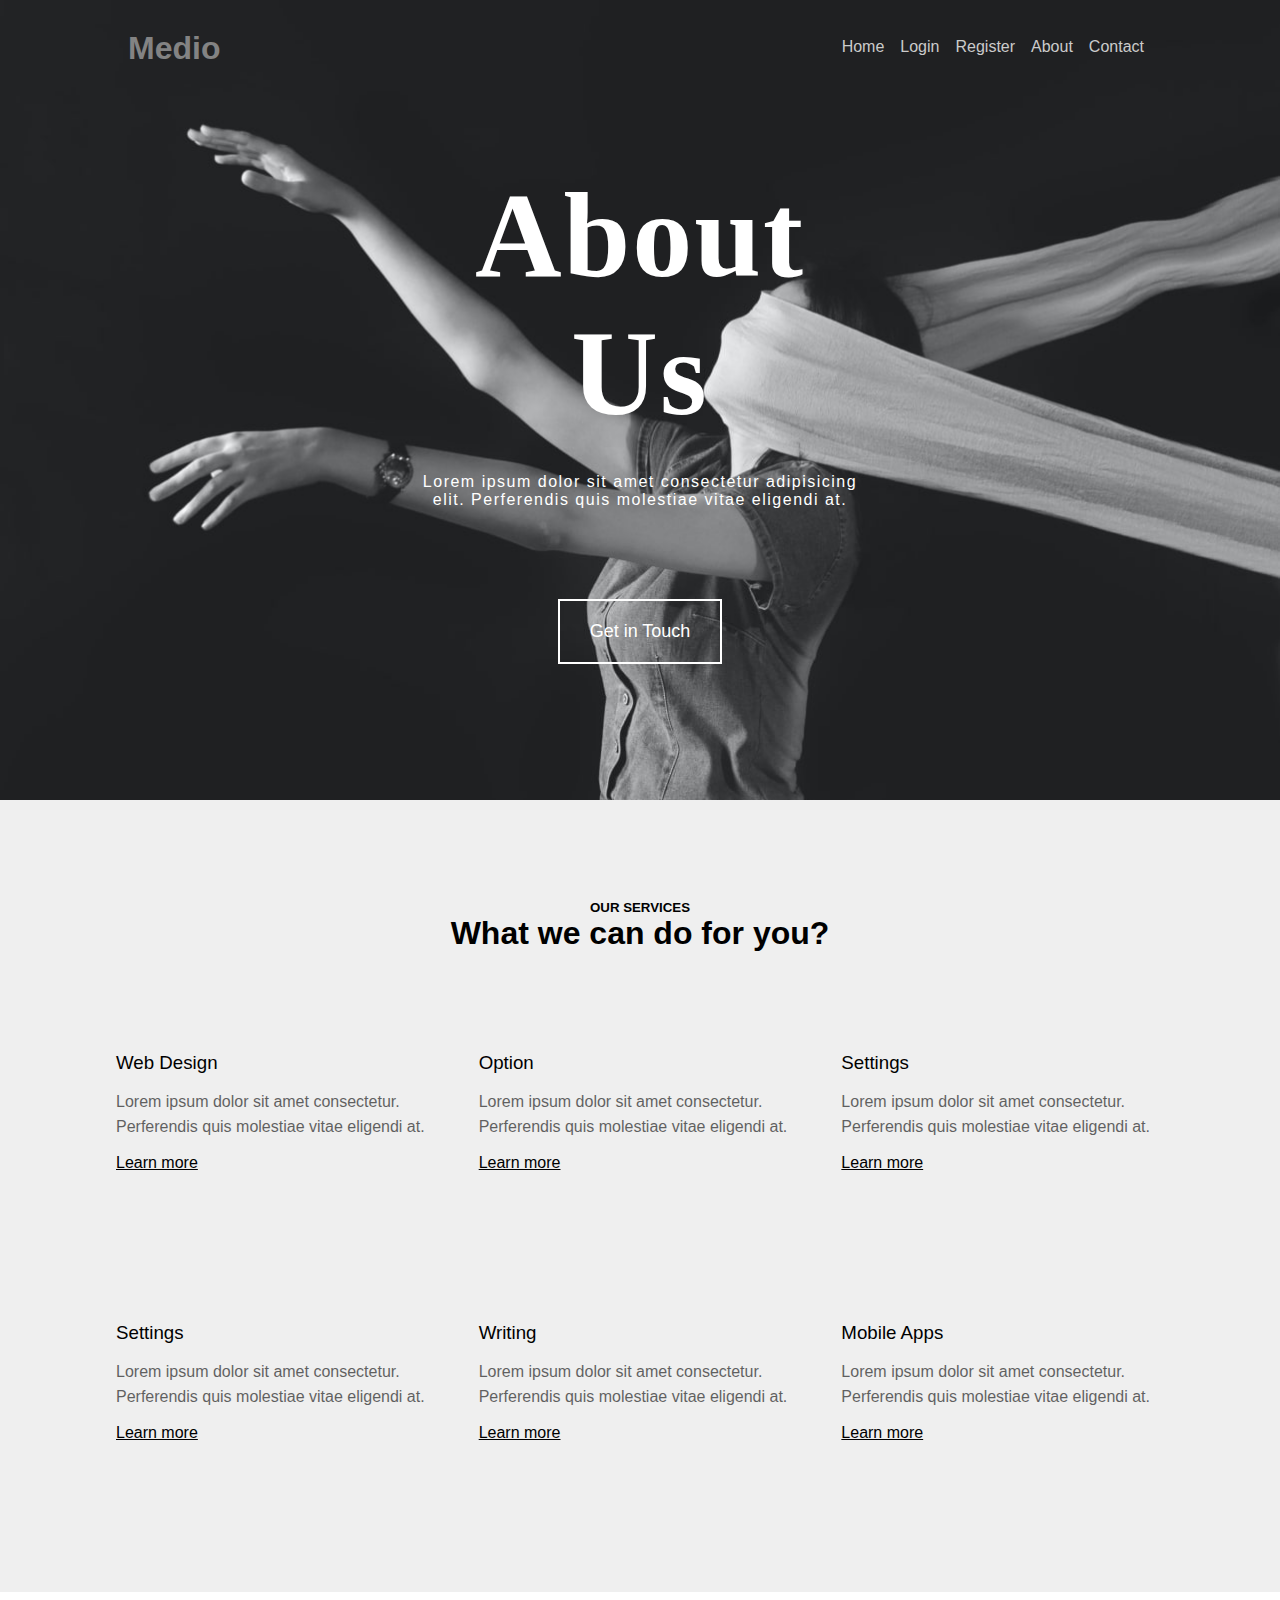
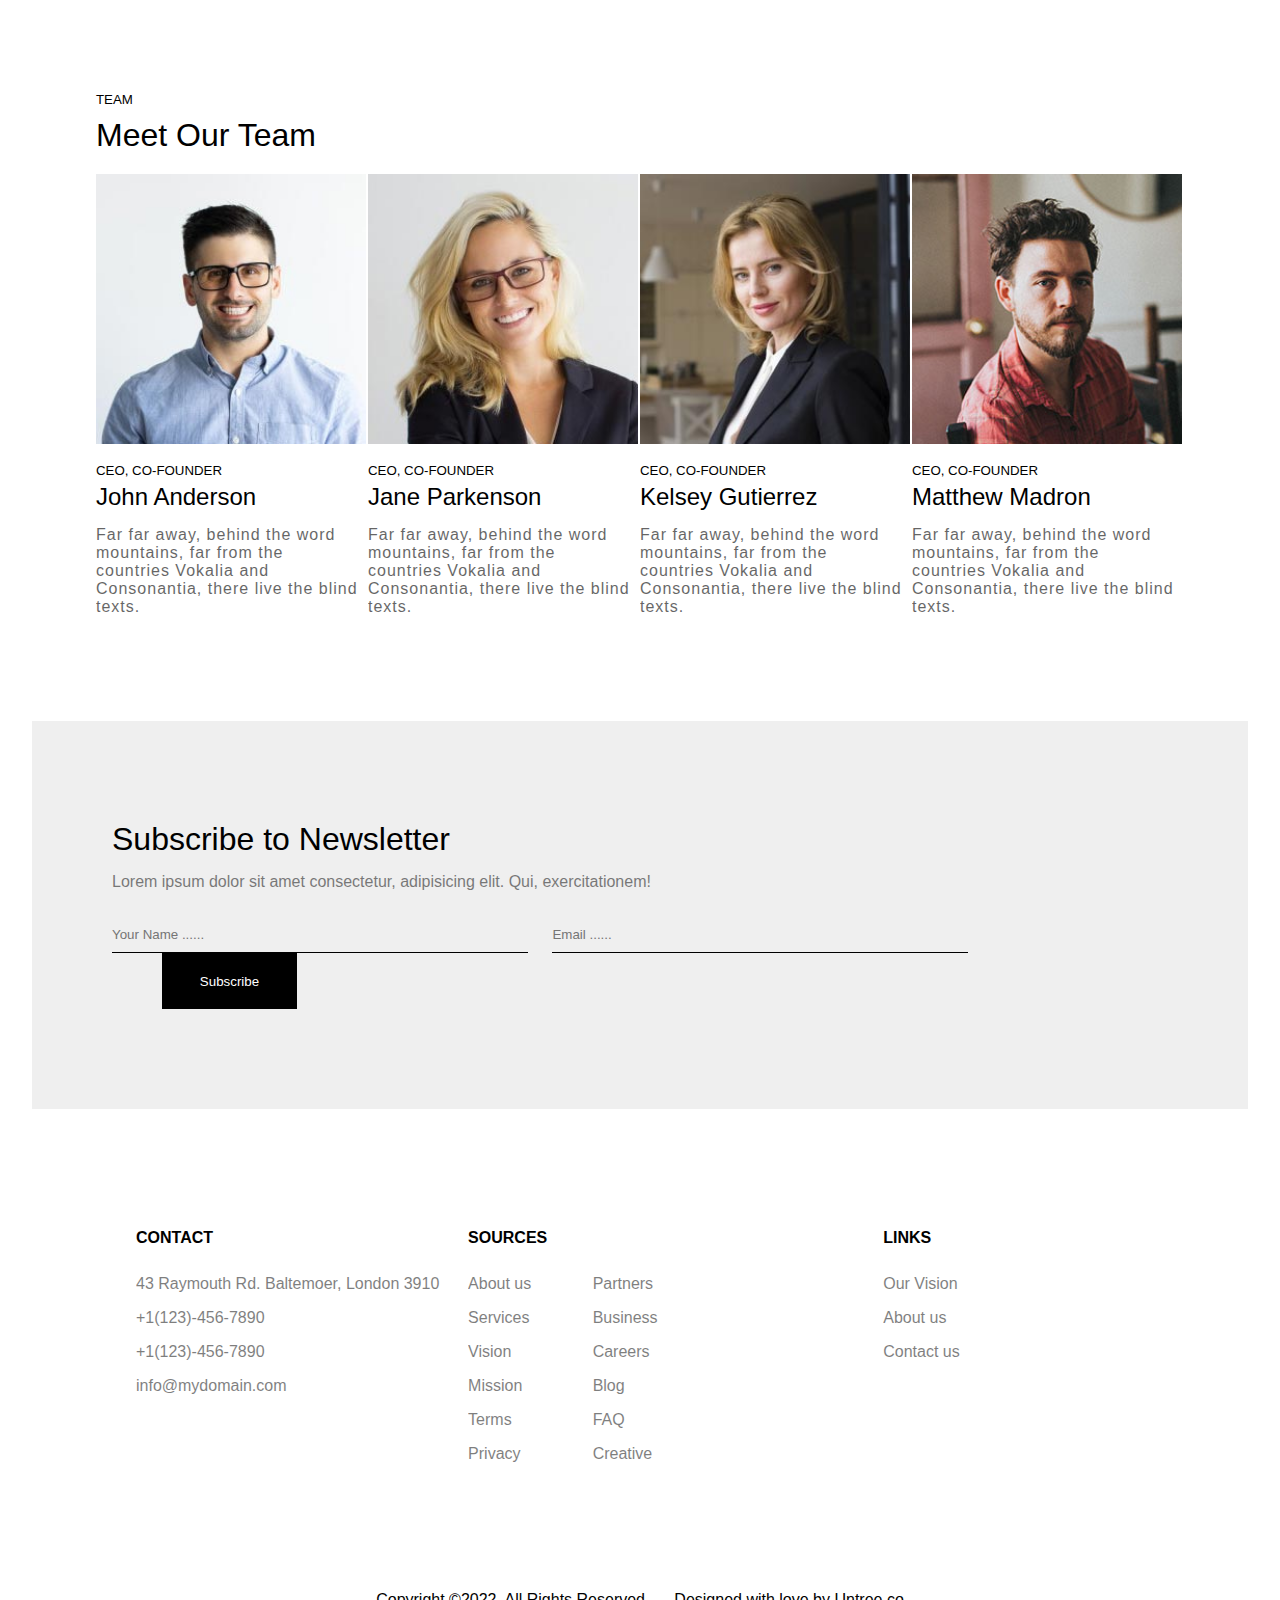
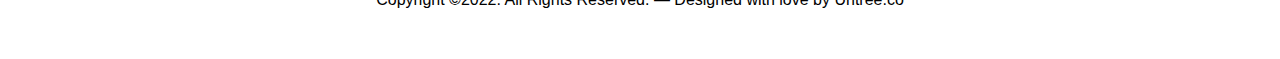
<file: About/index.html>
<!DOCTYPE html>
<html lang="en">

<head>
    <meta charset="UTF-8">
    <meta http-equiv="X-UA-Compatible" content="IE=edge">
    <meta name="viewport" content="width=device-width, initial-scale=1.0">
    <link
        href="https://fonts.googleapis.com/css2?family=Playfair+Display:wght@400;700&family=Roboto:wght@300;400&display=swap"
        rel="stylesheet">
    <link rel='stylesheet'
        href='https://cdn-uicons.flaticon.com/uicons-regular-straight/css/uicons-regular-straight.css'>
    <link rel='stylesheet' href='https://cdn-uicons.flaticon.com/uicons-brands/css/uicons-brands.css'>
    <link rel='stylesheet' href='https://cdn-uicons.flaticon.com/uicons-bold-rounded/css/uicons-bold-rounded.css'>
    <link rel='stylesheet' href='https://cdn-uicons.flaticon.com/uicons-regular-rounded/css/uicons-regular-rounded.css'>
    <link rel="stylesheet" href="./css/style.css">
    <link rel="shortcut icon" type="image/png" href="./image/fpt.png" />

    <title>About</title>

</head>

<body>
    <header>
        <div class="nav_bar">
            <div class="logo">
                <h1>Medio</h1>
                <div class="nav_right">
                    <ul>
                        <!-- <li><a href="../Home/index.html">Home</a></li>
                        <li><a href="../Login/index.html">Login</a></li>
                        <li><a href="../Register/index.html">Register</a></li>
                        <li><a href="../About/index.html">About</a></li>
                        <li><a href="../Contact/index.html">Contact</a></li> -->
                        <li><a href="https://hathechi.github.io/HTML5-CSS3/">Home</a></li>
                        <li><a href="https://hathechi.github.io/HTML5-CSS3/Login/index.html">Login</a></li>
                        <li><a href="https://hathechi.github.io/HTML5-CSS3/Register/index.html">Register</a></li>
                        <li><a href="https://hathechi.github.io/HTML5-CSS3/About/">About</a></li>
                        <li><a href="https://hathechi.github.io/HTML5-CSS3/Contact/index.html">Contact</a></li>
                    </ul>
                </div>
            </div>

            <div class="form">
                <div class="text">
                    <h1>About Us</h1>
                    <h4>Lorem ipsum dolor sit amet consectetur adipisicing elit. Perferendis quis molestiae vitae
                        eligendi at.</h4>
                </div>
                <div class="button">
                    <button>
                        Get in Touch
                    </button>
                </div>
            </div>


        </div>
    </header>
    <!-- ------------------------------------ -->


    <div style="clear: both;"></div>
    <div class="br_choice">
        <h5>OUR SERVICES</h5>
        <h1>What we can do for you?</h1>
        <div class="choice">
            <div class="choice_1">
                <div class="icon_choice">
                    <i class="fi fi-rr-calendar"></i>
                </div>
                <div class="text-choice">
                    <h3>Web Design</h3>
                    <h4>Lorem ipsum dolor sit amet consectetur.
                        Perferendis quis molestiae vitae eligendi at.
                    </h4>
                    <a href="#">Learn more</a>
                </div>
            </div>
            <div class="choice_1">
                <div class="icon_choice">
                    <i class="fi fi-rr-apps"></i>
                </div>
                <div class="text-choice">
                    <h3>Option</h3>
                    <h4>Lorem ipsum dolor sit amet consectetur.
                        Perferendis quis molestiae vitae eligendi at.
                    </h4>
                    <a href="#">Learn more</a>
                </div>
            </div>
            <div class="choice_1">
                <div class="icon_choice">
                    <i class="fi fi-rr-settings"></i>
                </div>
                <div class="text-choice">
                    <h3>Settings</h3>
                    <h4>Lorem ipsum dolor sit amet consectetur.
                        Perferendis quis molestiae vitae eligendi at.
                    </h4>
                    <a href="#">Learn more</a>
                </div>
            </div>
        </div>
        <div class="choice">
            <div class="choice_1">
                <div class="icon_choice">
                    <i class="fi fi-rr-home"></i>
                </div>
                <div class="text-choice">
                    <h3>Settings</h3>
                    <h4>Lorem ipsum dolor sit amet consectetur.
                        Perferendis quis molestiae vitae eligendi at.
                    </h4>
                    <a href="#">Learn more</a>
                </div>
            </div>
            <div class="choice_1">
                <div class="icon_choice">
                    <i class="fi fi-rr-feather"></i>
                </div>
                <div class="text-choice">
                    <h3>Writing</h3>
                    <h4>Lorem ipsum dolor sit amet consectetur.
                        Perferendis quis molestiae vitae eligendi at.
                    </h4>
                    <a href="#">Learn more</a>
                </div>
            </div>
            <div class="choice_1">
                <div class="icon_choice">
                    <i class="fi fi-rr-world"></i>
                </div>
                <div class="text-choice">
                    <h3>Mobile Apps</h3>
                    <h4>Lorem ipsum dolor sit amet consectetur.
                        Perferendis quis molestiae vitae eligendi at.
                    </h4>
                    <a href="#">Learn more</a>
                </div>
            </div>
        </div>
    </div>
    <div class="br_team">

        <div class="team">
            <h5>TEAM</h5>
            <h1>Meet Our Team</h1>
            <div class="member_team">
                <div class="member_team_list">
                    <img src="./image/person_1.jpg" alt="" width="270" height="270">
                    <h5>CEO, CO-FOUNDER</h5>
                    <h2>John Anderson</h2>
                    <p>Far far away, behind the word mountains, far from the countries Vokalia and Consonantia, there
                        live the blind texts.</p>
                </div>
                <div class="member_team_list">
                    <img src="./image/person_2.jpg" alt="" width="270" height="270">
                    <h5>CEO, CO-FOUNDER</h5>
                    <h2>Jane Parkenson</h2>
                    <p>Far far away, behind the word mountains, far from the countries Vokalia and Consonantia, there
                        live the blind texts.</p>
                </div>
                <div class="member_team_list">
                    <img src="./image/person_3.jpg" alt="" width="270" height="270">
                    <h5>CEO, CO-FOUNDER</h5>
                    <h2>Kelsey Gutierrez</h2>
                    <p>Far far away, behind the word mountains, far from the countries Vokalia and Consonantia, there
                        live the blind texts.</p>
                </div>
                <div class="member_team_list">
                    <img src="./image/person_4.jpg" alt="" width="270" height="270">
                    <h5>CEO, CO-FOUNDER</h5>
                    <h2>Matthew Madron</h2>
                    <p>Far far away, behind the word mountains, far from the countries Vokalia and Consonantia, there
                        live the blind texts.</p>
                </div>
            </div>
        </div>
    </div>
    <div class="br_email">
        <div class="form_email">
            <h1>Subscribe to Newsletter</h1>
            <h4>Lorem ipsum dolor sit amet consectetur, adipisicing elit. Qui, exercitationem!</h4>
            <input type="text" placeholder="Your Name ...... ">
            <input type="email" placeholder="Email ...... ">
            <button>Subscribe</button>
        </div>
    </div>
    <footer>
        <div class="br_footer">
            <div class="footer_text padding-left">
                <h4>CONTACT</h4>
                <ul>
                    <li>43 Raymouth Rd. Baltemoer, London 3910</li>
                    <li>+1(123)-456-7890</li>
                    <li>+1(123)-456-7890</li>
                    <li>info@mydomain.com</li>
                </ul>
            </div>
            <div class="footer_text1 padding-left">
                <h4>SOURCES</h4>
                <div class="footer_flex">
                    <div class="footer_text1_1">
                        <ul>
                            <li>About us</li>
                            <li>Services</li>
                            <li>Vision</li>
                            <li>Mission</li>
                            <li>Terms</li>
                            <li>Privacy</li>
                        </ul>
                    </div>
                    <div class="footer_text1_2">
                        <ul>
                            <li>Partners</li>
                            <li>Business</li>
                            <li>Careers</li>
                            <li>Blog</li>
                            <li>FAQ</li>
                            <li>Creative</li>
                        </ul>
                    </div>
                </div>
            </div>
            <div class="footer_text2 padding-left">
                <h4>LINKS</h4>
                <ul>
                    <li>Our Vision</li>
                    <li>About us</li>
                    <li>Contact us</li>
                </ul>
                <div class="group">
                    <i class="fi fi-brands-facebook"></i>
                    <i class="fi fi-brands-instagram"></i>
                    <i class="fi fi-brands-telegram"></i>
                    <i class="fi fi-rs-paper-plane"></i>
                </div>
            </div>

        </div>
        <div class="footer_bottom">Copyright ©2022. All Rights Reserved. — Designed with love by Untree.co</div>
    </footer>

</body>

</html>
</file>
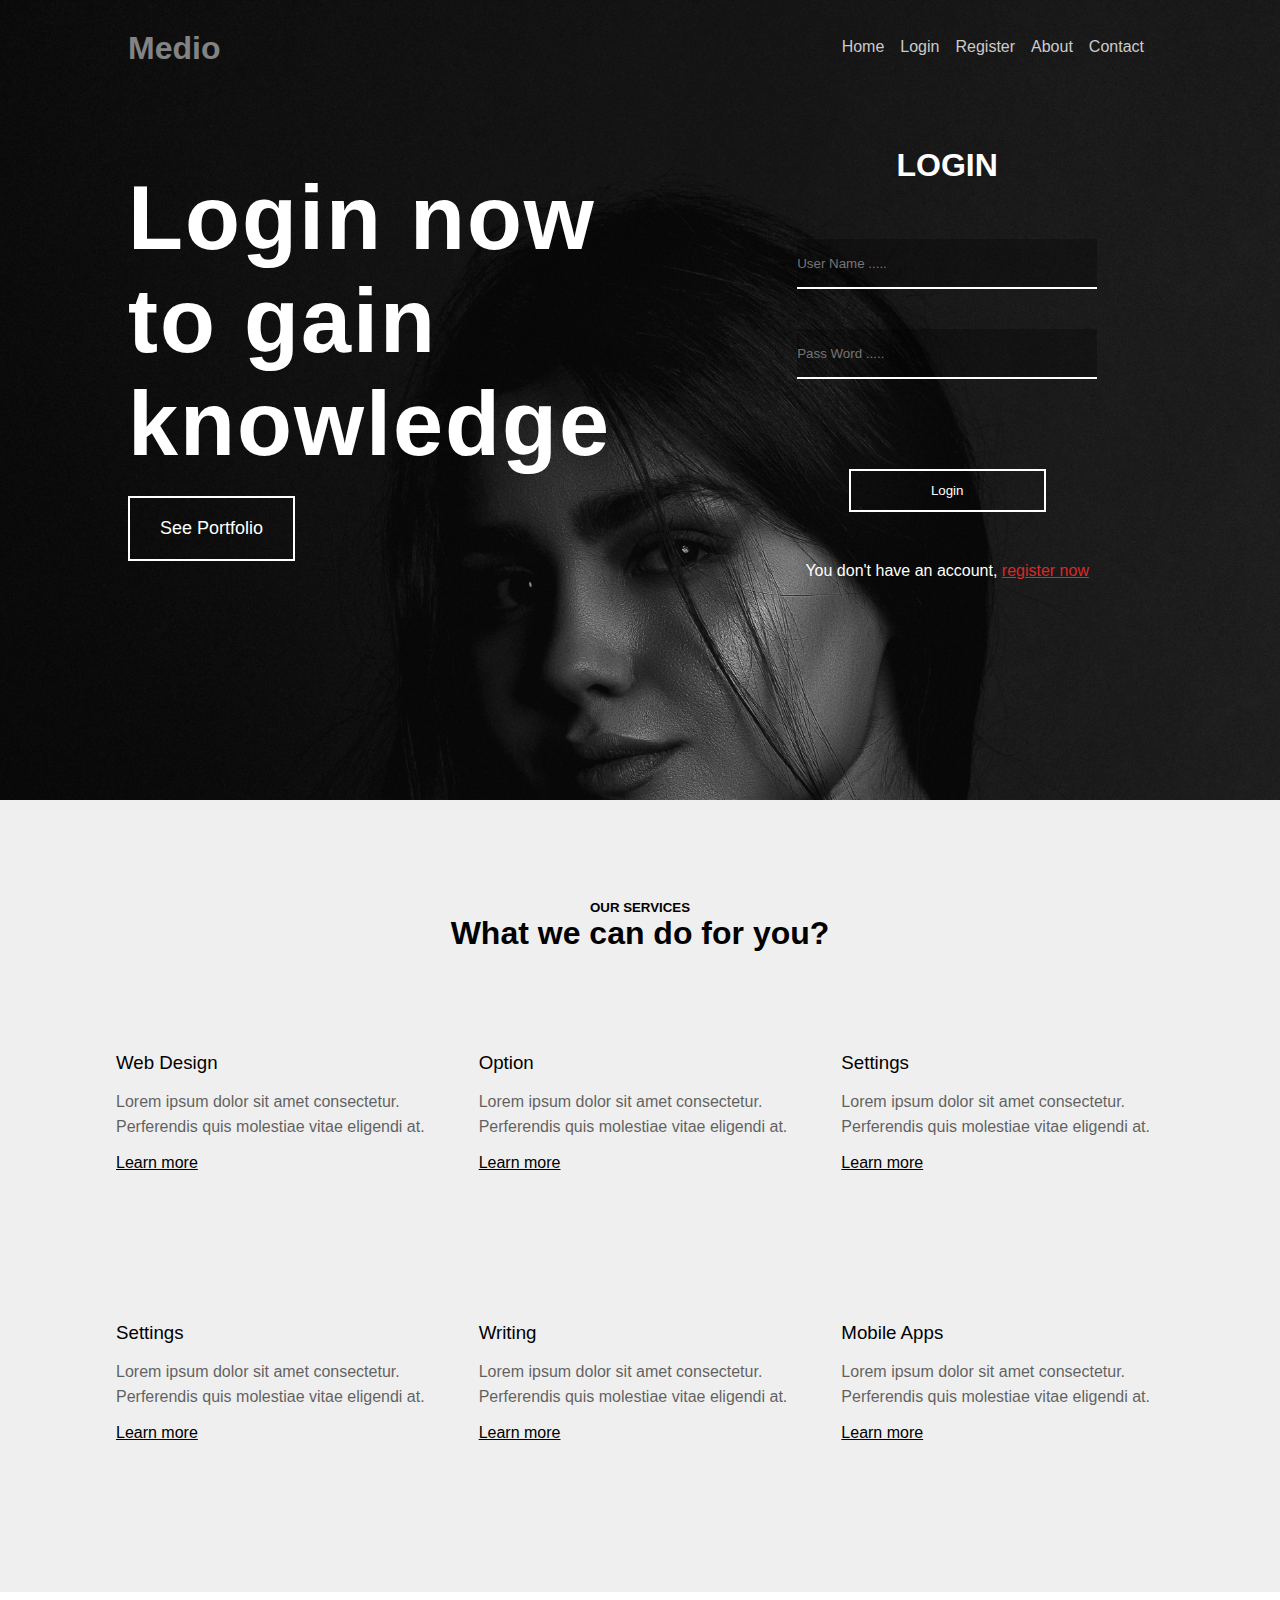
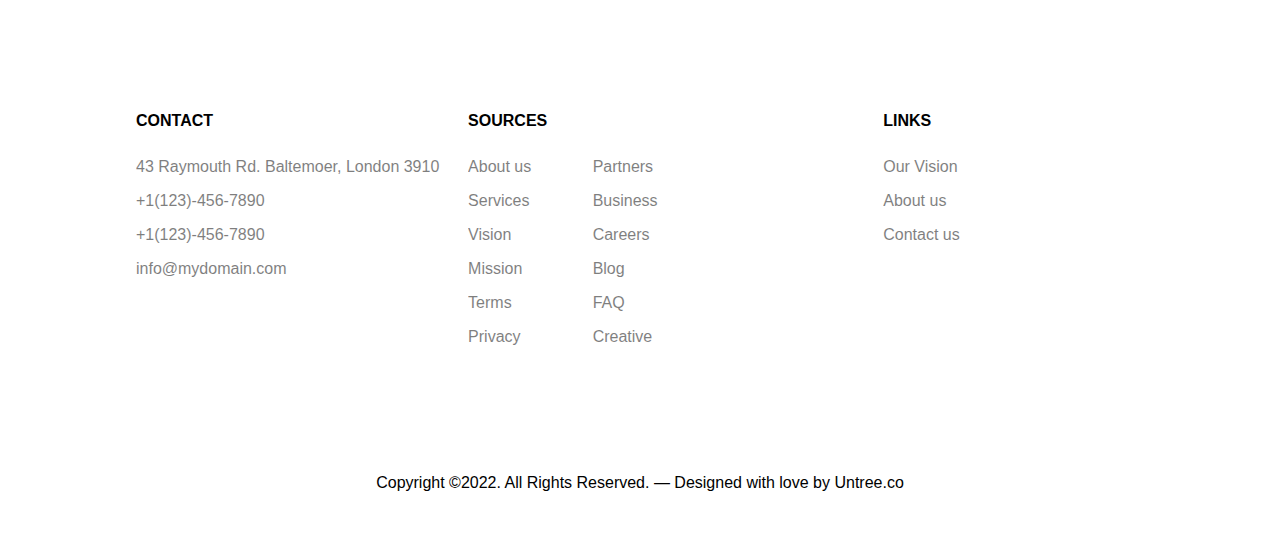
<file: Login/index.html>
<!DOCTYPE html>
<html lang="en">

<head>
    <meta charset="UTF-8">
    <meta http-equiv="X-UA-Compatible" content="IE=edge">
    <meta name="viewport" content="width=device-width, initial-scale=1.0">
    <link
        href="https://fonts.googleapis.com/css2?family=Playfair+Display:wght@400;700&family=Roboto:wght@300;400&display=swap"
        rel="stylesheet">
    <link rel='stylesheet'
        href='https://cdn-uicons.flaticon.com/uicons-regular-straight/css/uicons-regular-straight.css'>
    <link rel='stylesheet' href='https://cdn-uicons.flaticon.com/uicons-brands/css/uicons-brands.css'>
    <link rel='stylesheet' href='https://cdn-uicons.flaticon.com/uicons-bold-rounded/css/uicons-bold-rounded.css'>
    <link rel='stylesheet' href='https://cdn-uicons.flaticon.com/uicons-regular-rounded/css/uicons-regular-rounded.css'>
    <link rel="stylesheet" href="./css/style.css">
    <link rel="shortcut icon" type="image/png" href="./image/fpt.png" />

    <title>Login</title>

</head>

<body>
    <header>
        <div class="nav_bar">
            <div class="logo">
                <h1>Medio</h1>
                <div class="nav_right">
                    <ul>
                        <!-- <li><a href="../Home/index.html">Home</a></li>
                        <li><a href="../Login/index.html">Login</a></li>
                        <li><a href="../Register/index.html">Register</a></li>
                        <li><a href="../About/index.html">About</a></li>
                        <li><a href="../Contact/index.html">Contact</a></li> -->
                        <li><a href="https://hathechi.github.io/HTML5-CSS3/">Home</a></li>
                        <li><a href="https://hathechi.github.io/HTML5-CSS3/Login/index.html">Login</a></li>
                        <li><a href="https://hathechi.github.io/HTML5-CSS3/Register/index.html">Register</a></li>
                        <li><a href="https://hathechi.github.io/HTML5-CSS3/About/">About</a></li>
                        <li><a href="https://hathechi.github.io/HTML5-CSS3/Contact/index.html">Contact</a></li>
                    </ul>
                </div>
            </div>
            <div class="form">
                <div class="form_left">
                    <div class="Text">
                        <h1>Login now <br> to gain <br> knowledge</h1>
                    </div>
                    <div class="button">
                        <button>
                            See Portfolio
                        </button>
                    </div>
                </div>
                <div class="form_right">
                    <h1>LOGIN</h1>
                    <div>
                        <input id="username" type="text" placeholder="User Name ..... "> <br>
                        <small></small>
                    </div>
                    <div>
                        <input id="password" type="password" placeholder="Pass Word ..... "> <br>
                        <small></small>
                    </div>
                    <div style="color: red" id="error"></div>
                    <button id="button_login" type="submit">Login</button>
                    <p>You don't have an account, <a href="../Register/index.html">register now</a></p>
                </div>
            </div>
        </div>
    </header>
    <!-- ------------------------------------ -->


    <div style="clear: both;"></div>
    <div class="br_choice">
        <h5>OUR SERVICES</h5>
        <h1>What we can do for you?</h1>
        <div class="choice">
            <div class="choice_1">
                <div class="icon_choice">
                    <i class="fi fi-rr-calendar"></i>
                </div>
                <div class="text-choice">
                    <h3>Web Design</h3>
                    <h4>Lorem ipsum dolor sit amet consectetur.
                        Perferendis quis molestiae vitae eligendi at.
                    </h4>
                    <a href="#">Learn more</a>
                </div>
            </div>
            <div class="choice_1">
                <div class="icon_choice">
                    <i class="fi fi-rr-apps"></i>
                </div>
                <div class="text-choice">
                    <h3>Option</h3>
                    <h4>Lorem ipsum dolor sit amet consectetur.
                        Perferendis quis molestiae vitae eligendi at.
                    </h4>
                    <a href="#">Learn more</a>
                </div>
            </div>
            <div class="choice_1">
                <div class="icon_choice">
                    <i class="fi fi-rr-settings"></i>
                </div>
                <div class="text-choice">
                    <h3>Settings</h3>
                    <h4>Lorem ipsum dolor sit amet consectetur.
                        Perferendis quis molestiae vitae eligendi at.
                    </h4>
                    <a href="#">Learn more</a>
                </div>
            </div>
        </div>
        <div class="choice">
            <div class="choice_1">
                <div class="icon_choice">
                    <i class="fi fi-rr-home"></i>
                </div>
                <div class="text-choice">
                    <h3>Settings</h3>
                    <h4>Lorem ipsum dolor sit amet consectetur.
                        Perferendis quis molestiae vitae eligendi at.
                    </h4>
                    <a href="#">Learn more</a>
                </div>
            </div>
            <div class="choice_1">
                <div class="icon_choice">
                    <i class="fi fi-rr-feather"></i>
                </div>
                <div class="text-choice">
                    <h3>Writing</h3>
                    <h4>Lorem ipsum dolor sit amet consectetur.
                        Perferendis quis molestiae vitae eligendi at.
                    </h4>
                    <a href="#">Learn more</a>
                </div>
            </div>
            <div class="choice_1">
                <div class="icon_choice">
                    <i class="fi fi-rr-world"></i>
                </div>
                <div class="text-choice">
                    <h3>Mobile Apps</h3>
                    <h4>Lorem ipsum dolor sit amet consectetur.
                        Perferendis quis molestiae vitae eligendi at.
                    </h4>
                    <a href="#">Learn more</a>
                </div>
            </div>
        </div>
    </div>

    <footer>
        <div class="br_footer">
            <div class="footer_text padding-left">
                <h4>CONTACT</h4>
                <ul>
                    <li>43 Raymouth Rd. Baltemoer, London 3910</li>
                    <li>+1(123)-456-7890</li>
                    <li>+1(123)-456-7890</li>
                    <li>info@mydomain.com</li>
                </ul>
            </div>
            <div class="footer_text1 padding-left">
                <h4>SOURCES</h4>
                <div class="footer_flex">
                    <div class="footer_text1_1">
                        <ul>
                            <li>About us</li>
                            <li>Services</li>
                            <li>Vision</li>
                            <li>Mission</li>
                            <li>Terms</li>
                            <li>Privacy</li>
                        </ul>
                    </div>
                    <div class="footer_text1_2">
                        <ul>
                            <li>Partners</li>
                            <li>Business</li>
                            <li>Careers</li>
                            <li>Blog</li>
                            <li>FAQ</li>
                            <li>Creative</li>
                        </ul>
                    </div>
                </div>
            </div>
            <div class="footer_text2 padding-left">
                <h4>LINKS</h4>
                <ul>
                    <li>Our Vision</li>
                    <li>About us</li>
                    <li>Contact us</li>
                </ul>
                <div class="group">
                    <i class="fi fi-brands-facebook"></i>
                    <i class="fi fi-brands-instagram"></i>
                    <i class="fi fi-brands-telegram"></i>
                    <i class="fi fi-rs-paper-plane"></i>
                </div>
            </div>

        </div>
        <div class="footer_bottom">Copyright ©2022. All Rights Reserved. — Designed with love by Untree.co</div>
    </footer>
    <script src="../JS_login-register/javascript_login.js"></script>
    <!-- <script src="../JS_login-register/javascript_register.js"></script> -->
</body>

</html>
</file>
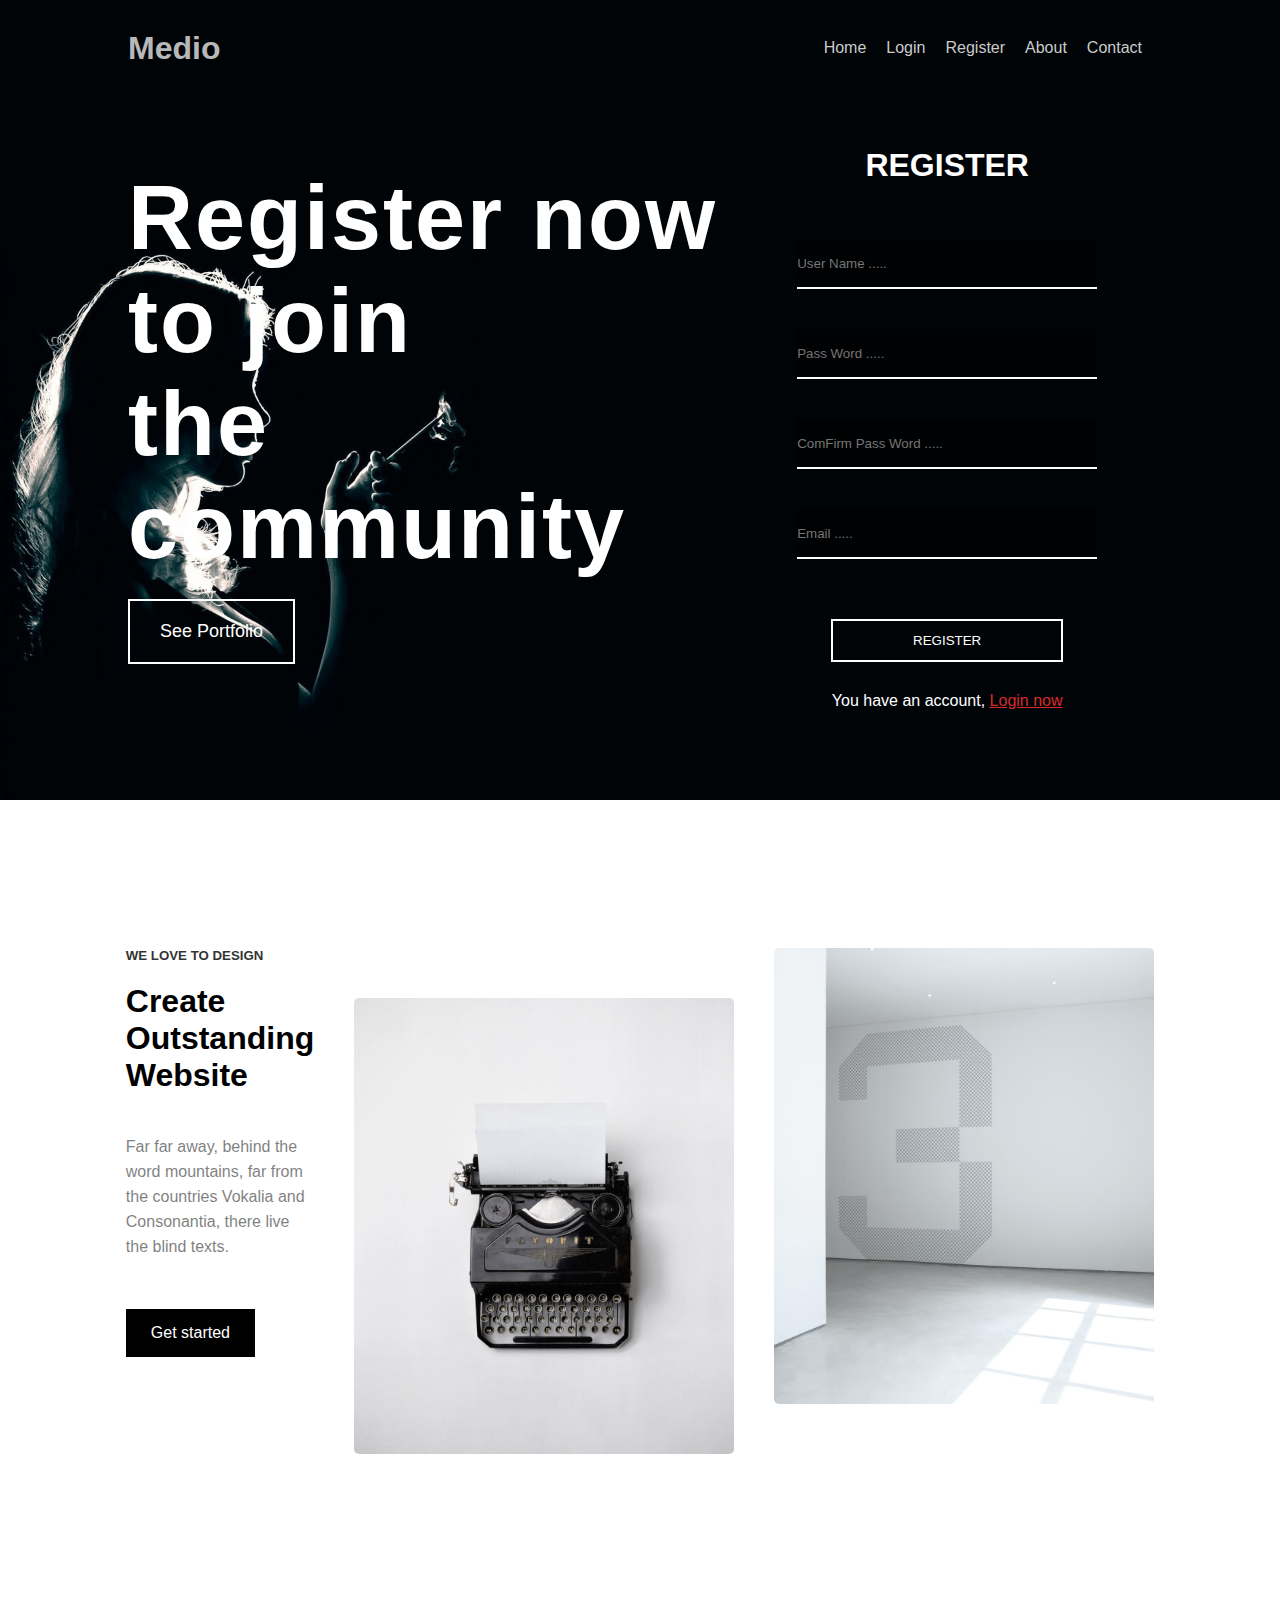
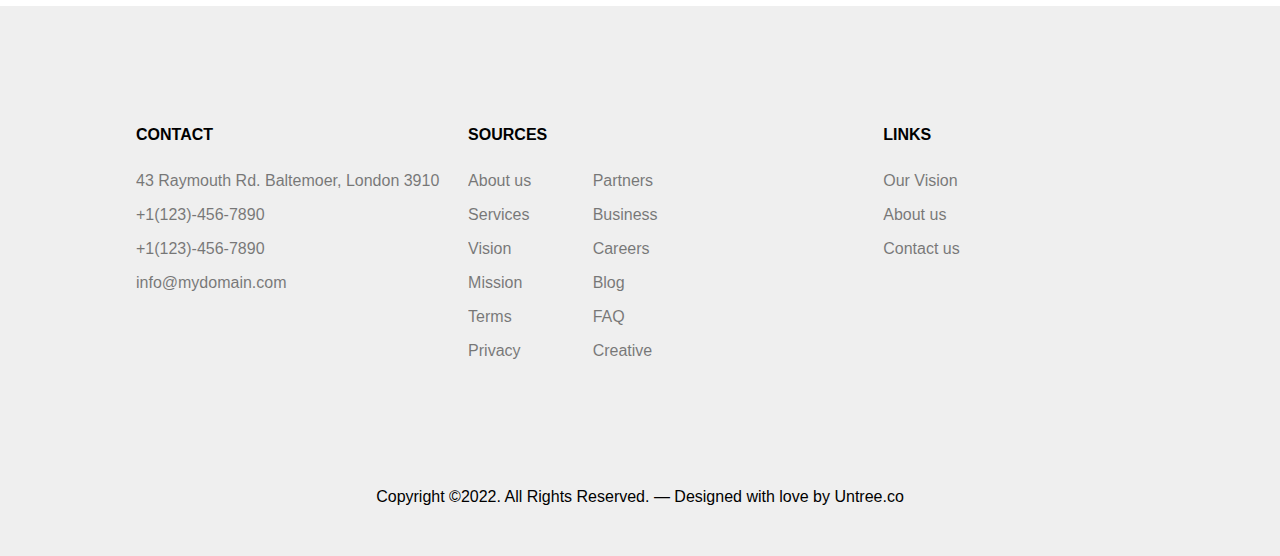
<file: Register/index.html>
<!DOCTYPE html>
<html lang="en">

<head>
    <meta charset="UTF-8">
    <meta http-equiv="X-UA-Compatible" content="IE=edge">
    <meta name="viewport" content="width=device-width, initial-scale=1.0">
    <link
        href="https://fonts.googleapis.com/css2?family=Playfair+Display:wght@400;700&family=Roboto:wght@300;400&display=swap"
        rel="stylesheet">
    <link rel='stylesheet'
        href='https://cdn-uicons.flaticon.com/uicons-regular-straight/css/uicons-regular-straight.css'>
    <link rel='stylesheet' href='https://cdn-uicons.flaticon.com/uicons-brands/css/uicons-brands.css'>
    <link rel='stylesheet' href='https://cdn-uicons.flaticon.com/uicons-bold-rounded/css/uicons-bold-rounded.css'>
    <link rel='stylesheet' href='https://cdn-uicons.flaticon.com/uicons-regular-rounded/css/uicons-regular-rounded.css'>
    <link rel="stylesheet" href="./css/style.css">
    <link rel="shortcut icon" type="image/png" href="./image/fpt.png" />

    <title>Register</title>

</head>

<body>
    <header>
        <div class="nav_bar">
            <div class="logo">
                <h1>Medio</h1>
                <div class="nav_right">
                    <ul>
                        <!-- <li><a href="../Home/index.html">Home</a></li>
                        <li><a href="../Login/index.html">Login</a></li>
                        <li><a href="../Register/index.html">Register</a></li>
                        <li><a href="../About/index.html">About</a></li>
                        <li><a href="../Contact/index.html">Contact</a></li> -->
                        <li><a href="https://hathechi.github.io/HTML5-CSS3/">Home</a></li>
                        <li><a href="https://hathechi.github.io/HTML5-CSS3/Login/index.html">Login</a></li>
                        <li><a href="https://hathechi.github.io/HTML5-CSS3/Register/index.html">Register</a></li>
                        <li><a href="https://hathechi.github.io/HTML5-CSS3/About/">About</a></li>
                        <li><a href="https://hathechi.github.io/HTML5-CSS3/Contact/index.html">Contact</a></li>
                    </ul>
                </div>
            </div>
            <div class="form">
                <div class="form_left">
                    <div class="Text">
                        <h1>Register now <br> to join <br>the <BR> community</h1>
                    </div>
                    <div class="button">
                        <button>
                            See Portfolio
                        </button>
                    </div>
                </div>
                <div class="form_right">
                    <h1>REGISTER</h1>
                    <div>
                        <input id="tendangnhap" type="text" placeholder="User Name ..... "> <br>
                        <small></small>
                    </div>
                    <div>
                        <input id="password1" type="password" placeholder="Pass Word ..... "><br>
                        <small></small>
                    </div>
                    <div>
                        <input id="confirm_password" type="password" placeholder="ComFirm Pass Word ..... "><br>
                        <small></small>
                    </div>
                    <div>
                        <input id="email" type="email" placeholder="Email ..... "><br>
                        <small></small>
                    </div>
                    <button type="submit" id="btn_register">REGISTER</button>
                    <p>You have an account, <a href="../Login/index.html">Login now</a></p>
                </div>
            </div>
        </div>
    </header>
    <!-- ------------------------------------ -->

    <div class="image2">
        <div class="img2-text">
            <h5>WE LOVE TO DESIGN</h5>
            <h1>Create Outstanding <br> Website</h1>
            <h4>Far far away, behind the word mountains,
                far from the countries Vokalia and Consonantia,
                there live the blind texts.</h4>
            <div class="button2">
                <button class="btn">
                    Get started
                </button>
            </div>
        </div>
        <div class="img2-image1">
            <img src="./image/img_v_5-min.jpg" alt="">
        </div>
        <div class="img2-image2">
            <img src="./image/img_v_6-min.jpg" alt="">
        </div>
    </div>

    <div style="clear: both;"></div>

    <footer>
        <div class="br_footer">
            <div class="footer_text padding-left">
                <h4>CONTACT</h4>
                <ul>
                    <li>43 Raymouth Rd. Baltemoer, London 3910</li>
                    <li>+1(123)-456-7890</li>
                    <li>+1(123)-456-7890</li>
                    <li>info@mydomain.com</li>
                </ul>
            </div>
            <div class="footer_text1 padding-left">
                <h4>SOURCES</h4>
                <div class="footer_flex">
                    <div class="footer_text1_1">
                        <ul>
                            <li>About us</li>
                            <li>Services</li>
                            <li>Vision</li>
                            <li>Mission</li>
                            <li>Terms</li>
                            <li>Privacy</li>
                        </ul>
                    </div>
                    <div class="footer_text1_2">
                        <ul>
                            <li>Partners</li>
                            <li>Business</li>
                            <li>Careers</li>
                            <li>Blog</li>
                            <li>FAQ</li>
                            <li>Creative</li>
                        </ul>
                    </div>
                </div>
            </div>
            <div class="footer_text2 padding-left">
                <h4>LINKS</h4>
                <ul>
                    <li>Our Vision</li>
                    <li>About us</li>
                    <li>Contact us</li>
                </ul>
                <div class="group">
                    <i class="fi fi-brands-facebook"></i>
                    <i class="fi fi-brands-instagram"></i>
                    <i class="fi fi-brands-telegram"></i>
                    <i class="fi fi-rs-paper-plane"></i>
                </div>
            </div>

        </div>
        <div class="footer_bottom">Copyright ©2022. All Rights Reserved. — Designed with love by Untree.co</div>
    </footer>
    <script src="../JS_login-register/javascript_register.js">

    </script>
</body>

</html>
</file>
<file: About/css/style.css>
* {
    margin: 0;
    padding: 0;
    box-sizing: border-box;
    font-family: Arial, Helvetica, sans-serif;
}

body {
    width: 100%;
}

header {

    background: url(../image/hero-2-min.jpg);
    background-size: cover;
    height: 800px;
}

.nav_bar {
    width: 80%;
    margin: auto;


}

.logo {
    padding-top: 30px;
    color: rgb(174, 170, 170);
}

.logo h1 {
    display: inline;
    color: rgb(131, 131, 131);
}

.nav_right {
    float: right;
}

.nav_right ul {
    display: flex;
    list-style: none;
}

.nav_right ul li a {
    text-decoration: none;
    color: rgb(203, 203, 203);
}

.nav_right ul li a:hover {
    color: #fff;
}

.form {
    text-align: center;
    width: 45%;
    margin: auto;
}

.text h1 {
    font-family: 'Times New Roman', Times, serif;
    font-size: 120px;
    letter-spacing: 2px;
    color: #fff;
    margin-top: 100px;
}

.text h4 {
    color: #fff;
    letter-spacing: 1.5px;
    font-weight: 100;
    padding: 30px 0px 70px 0px;
}

.button button {
    padding: 20px 30px;
    border: none;
    border: 2px solid #fff;
    background-color: rgba(255, 255, 255, 0);
    margin-top: 20px;
    font-size: 18px;
    color: #fff;

}

button:hover {
    color: black;
    background-color: #fff;
    cursor: pointer;
}






/* -------------------------------------- */


/* ---------------------- */

.br_choice {
    width: 100%;
    background-color: rgb(239, 239, 239);
    padding: 100px 0px;
}

.br_choice>h5,
.br_choice h1 {
    text-align: center;
}

.choice {
    width: 85%;
    margin: auto;
    display: flex;
    justify-content: center;
    align-items: center;
}

.choice_1 {
    width: 33.33%;
    display: flex;
    margin: 100px 15px 50px 0px;
}

.text-choice h4 {
    margin: 15px 0px;
    line-height: 25px;
    font-weight: 50;
    opacity: 0.6;
}

.text-choice h3,
.text-choice a {
    color: #000;
    font-weight: 540;
}

.icon_choice {
    padding-right: 20px;
    font-size: 34px;
}

/* ------------------------ */
.br_team {
    width: 100%;

}

.team {
    width: 85%;
    margin: auto;
    padding: 100px 0px;
}

.team h5 {
    font-weight: 100;
}

.team h1 {
    font-weight: 400;
    padding: 10px 0px 20px 0px;
}

.member_team {

    display: flex;
    align-items: center;
    justify-content: center;
}

.member_team_list {
    width: 25%;
    padding-right: 10px;
}

.member_team_list h5 {
    padding: 15px 0px 5px 0px;
}

.member_team_list h2 {
    font-weight: 500;
}

.member_team_list p {
    padding: 15px 0px 5px 0px;
    font-weight: 10;
    letter-spacing: 1px;
    opacity: 0.6;
}

/* ----------------------------------- */
.br_email {
    width: 95%;
    margin: auto;
    background-color: rgb(239, 239, 239);
    padding: 100px 80px;
}

.form_email h4 {
    padding: 15px 0px;
    font-weight: 100;
    opacity: 0.5;
}

.form_email h1 {
    font-weight: 100;
}

.form_email input {
    width: 416px;
    height: 37px;
    border: none;
    outline: none;
    border-bottom: 1px solid #000;
    background-color: rgb(239, 239, 239);
    margin-top: 10px;
    margin-right: 20px;
}

.form_email button {
    width: 135px;
    height: 56px;
    border: none;
    background-color: #000;
    color: #fff;
    margin-left: 50px;

}

.form_email button:hover {
    color: #000;
    background-color: #fff;
    border: 2px solid #000;
}

/* ----------------------------------- */

footer {
    width: 100%;
}

li {
    list-style: none;
    padding: 8px;
}

.padding-left h4 {
    padding: 0px 0px 20px 8px;

}

.padding-left ul li {
    font-weight: 100;
    opacity: 0.5;
}

.br_footer {
    display: flex;
    width: 80%;
    margin: auto;
    padding: 120px 0px;
}

.footer_text {
    width: 40%;
}

.footer_text1 {
    /* margin: auto; */
    width: 50%;
}

.footer_text2 {
    /* margin: auto; */
    width: 33.333%;

}

.footer_flex {
    display: flex;
}

.footer_text1_1 {
    width: 30%;
}

.footer_text1_2 {
    width: 70%;
}

.group i {
    font-size: 35px;
    padding: 10px;
}

.group {
    margin-top: 20px;
}

.footer_bottom {
    text-align: center;
    padding-bottom: 50px;
}
</file>
<file: Login/css/style.css>
* {
    margin: 0;
    padding: 0;
    box-sizing: border-box;
    font-family: Arial, Helvetica, sans-serif;
}

body {
    width: 100%;
}

header {

    background: url(../image/beautiful-girl-woman-monochrome-dark-background-portrait-3712x5568-2965.jpg) no-repeat;
    background-size: cover;
    height: 800px;
}

.nav_bar {
    width: 80%;
    margin: auto;


}

.logo {
    padding-top: 30px;
    color: rgb(174, 170, 170);
}

.logo h1 {
    display: inline;
    color: rgb(131, 131, 131);
}

.nav_right {
    float: right;
}

.nav_right ul {
    display: flex;
    list-style: none;
}

.nav_right ul li a {
    text-decoration: none;
    color: rgb(203, 203, 203);
}

.nav_right ul li a:hover {
    color: #fff;
}


.Text h1 {
    font-family: 'Trebuchet MS', 'Lucida Sans Unicode', 'Lucida Grande', 'Lucida Sans', Arial, sans-serif;
    font-size: 90px;
    letter-spacing: 2px;
    color: #fff;
    margin-top: 100px;
}

.button button {
    padding: 20px 30px;
    border: none;
    border: 2px solid #fff;
    background-color: rgba(255, 255, 255, 0);
    margin-top: 20px;
    font-size: 18px;
    color: #fff;

}

button:hover {
    color: black;
    background-color: #fff;
    cursor: pointer;
}

.form {
    display: flex;
}

.form_left {
    width: 60%;
}

.form_right {
    width: 40%;
    color: #fff;
    padding: 50px;
    text-align: center;
}

.form_right h1 {
    padding-bottom: 30px;
    padding-top: 30px;
}

.form_right div input {
    width: 300px;
    height: 50px;
    border: none;
    background-color: rgba(0, 0, 0, 0.274);
    border-bottom: 2px solid #fff;
    outline: none;
    color: #fff;
    margin-bottom: 15px;
}

small {
    color: red;

}

.form_right div {
    margin: 25px 0px;
}

.form_right button {
    padding: 12px 80px;
    background-color: rgba(255, 255, 255, 0);
    color: #fff;
    border: 2px solid #fff;
    margin: 50px 0px;
}

.form_right button:hover {
    color: #000;
    background-color: #fff;
}

.form_right a {
    color: rgb(216, 42, 42);
}

.form_right a:hover {
    color: #fff;
}

/* -------------------------------------- */


/* ---------------------- */

.br_choice {
    width: 100%;
    background-color: rgb(239, 239, 239);
    padding: 100px 0px;
}

.br_choice>h5,
.br_choice h1 {
    text-align: center;
}

.choice {
    width: 85%;
    margin: auto;
    display: flex;
    justify-content: center;
    align-items: center;
}

.choice_1 {
    width: 33.33%;
    display: flex;
    margin: 100px 15px 50px 0px;
}

.text-choice h4 {
    margin: 15px 0px;
    line-height: 25px;
    font-weight: 50;
    opacity: 0.6;
}

.text-choice h3,
.text-choice a {
    color: #000;
    font-weight: 540;
}

.icon_choice {
    padding-right: 20px;
    font-size: 34px;
}

/* ------------------------ */

/* ----------------------------------- */

footer {
    width: 100%;
}

li {
    list-style: none;
    padding: 8px;
}

.padding-left h4 {
    padding: 0px 0px 20px 8px;

}

.padding-left ul li {
    font-weight: 100;
    opacity: 0.5;
}

.br_footer {
    display: flex;
    width: 80%;
    margin: auto;
    padding: 120px 0px;
}

.footer_text {
    width: 40%;
}

.footer_text1 {
    /* margin: auto; */
    width: 50%;
}

.footer_text2 {
    /* margin: auto; */
    width: 33.333%;

}

.footer_flex {
    display: flex;
}

.footer_text1_1 {
    width: 30%;
}

.footer_text1_2 {
    width: 70%;
}

.group i {
    font-size: 35px;
    padding: 10px;
}

.group {
    margin-top: 20px;
}

.footer_bottom {
    text-align: center;
    padding-bottom: 50px;
}
</file>
<file: Register/css/style.css>
* {
    margin: 0;
    padding: 0;
    box-sizing: border-box;
    font-family: Arial, Helvetica, sans-serif;
}

body {
    width: 100%;
}

header {

    background: url(../image/black-girl-cartoon-wallpaper.jpg ) no-repeat;
    background-size: cover;
    height: 800px;
}

.nav_bar {
    width: 80%;
    margin: auto;


}

.logo {
    padding-top: 30px;
    color: rgb(174, 170, 170);
}

.logo h1 {
    display: inline;
    color: rgb(185, 184, 184);
}

.nav_right {
    float: right;
}

.nav_right ul {
    display: flex;
    list-style: none;
}

.nav_right ul li {
    padding: 0 10px;
    line-height: 35px;
    cursor: pointer;
}

.nav_right ul li a {
    text-decoration: none;
    color: rgb(203, 203, 203);
}

.nav_right ul li a:hover {
    color: #fff;
}


.Text h1 {
    font-family: 'Trebuchet MS', 'Lucida Sans Unicode', 'Lucida Grande', 'Lucida Sans', Arial, sans-serif;
    font-size: 90px;
    letter-spacing: 2px;
    color: #fff;
    margin-top: 100px;
}

.button button {
    padding: 20px 30px;
    border: none;
    border: 2px solid #fff;
    background-color: rgba(255, 255, 255, 0);
    margin-top: 20px;
    font-size: 18px;
    color: #fff;

}

button:hover {
    color: black;
    background-color: #fff;
    cursor: pointer;
}

.form {
    display: flex;
}

.form_left {
    width: 60%;
}

.form_right {
    width: 40%;
    color: #fff;
    padding: 50px;
    text-align: center;
}

.form_right h1 {
    padding-bottom: 30px;
    padding-top: 30px;
}

.form_right div input {
    width: 300px;
    height: 50px;
    border: none;
    background-color: rgba(0, 0, 0, 0.658);
    border-bottom: 2px solid #fff;
    outline: none;
    color: #fff;
    margin-bottom: 15px;
}

small {
    color: red;

}

.form_right div {
    margin: 25px 0px;
}

.form_right button {
    padding: 12px 80px;
    background-color: rgba(255, 255, 255, 0);
    color: #fff;
    border: 2px solid #fff;
    margin: 20px 0px 30px 0px;
}

.form_right button:hover {
    color: #000;
    background-color: #fff;
}

.form_right a {
    color: rgb(216, 42, 42);
}

.form_right a:hover {
    color: #fff;
}

/* -------------------------------------- */

/* -------------------------- */

.img-list img,
.img2-image1 img,
.img2-image2 img {
    max-width: 380px;
    max-height: 500px;
}


/* --------------------- */
.image2 {
    width: 80%;
    margin: auto;
    display: flex;
    justify-content: center;
    /* align-items: center; */
    margin: 10%;
}

.img2-image1 {
    margin-top: 70px !important;
}

.img2-image1 img,
.img2-image2 img {
    border-radius: 5px;
}

.img2-text,
.img2-image1,
.img2-image2 {
    margin: 20px;
}

.img2-text h1 {
    margin: 20px 0px 40px 0px;
}

.img2-text h5 {
    opacity: 0.8;
    font-weight: 700;
}

.img2-text h4 {
    opacity: 0.5;
    line-height: 25px;
    font-weight: 400;
}

.button2 {
    margin-top: 30px;
}

.button2 .btn {
    padding: 15px 25px;
    border: none;
    background-color: #000;
    margin-top: 20px;
    font-size: 18px;
    color: #fff;
    font-size: 16px;

}

.btn:hover {
    color: #000;
    border: 2px solid #000;
    background-color: #fff;
    cursor: pointer;
}

/* ---------------------- */


/* ----------------------------------- */

footer {
    width: 100%;
    background-color: rgb(239, 239, 239);
}

li {
    list-style: none;
    padding: 8px;
}

.padding-left h4 {
    padding: 0px 0px 20px 8px;

}

.padding-left ul li {
    font-weight: 100;
    opacity: 0.5;
}

.br_footer {
    display: flex;
    width: 80%;
    margin: auto;
    padding: 120px 0px;
}

.footer_text {
    width: 40%;
}

.footer_text1 {
    /* margin: auto; */
    width: 50%;
}

.footer_text2 {
    /* margin: auto; */
    width: 33.333%;

}

.footer_flex {
    display: flex;
}

.footer_text1_1 {
    width: 30%;
}

.footer_text1_2 {
    width: 70%;
}

.group i {
    font-size: 35px;
    padding: 10px;
}

.group {
    margin-top: 20px;
}

.footer_bottom {
    text-align: center;
    padding-bottom: 50px;
}
</file>
